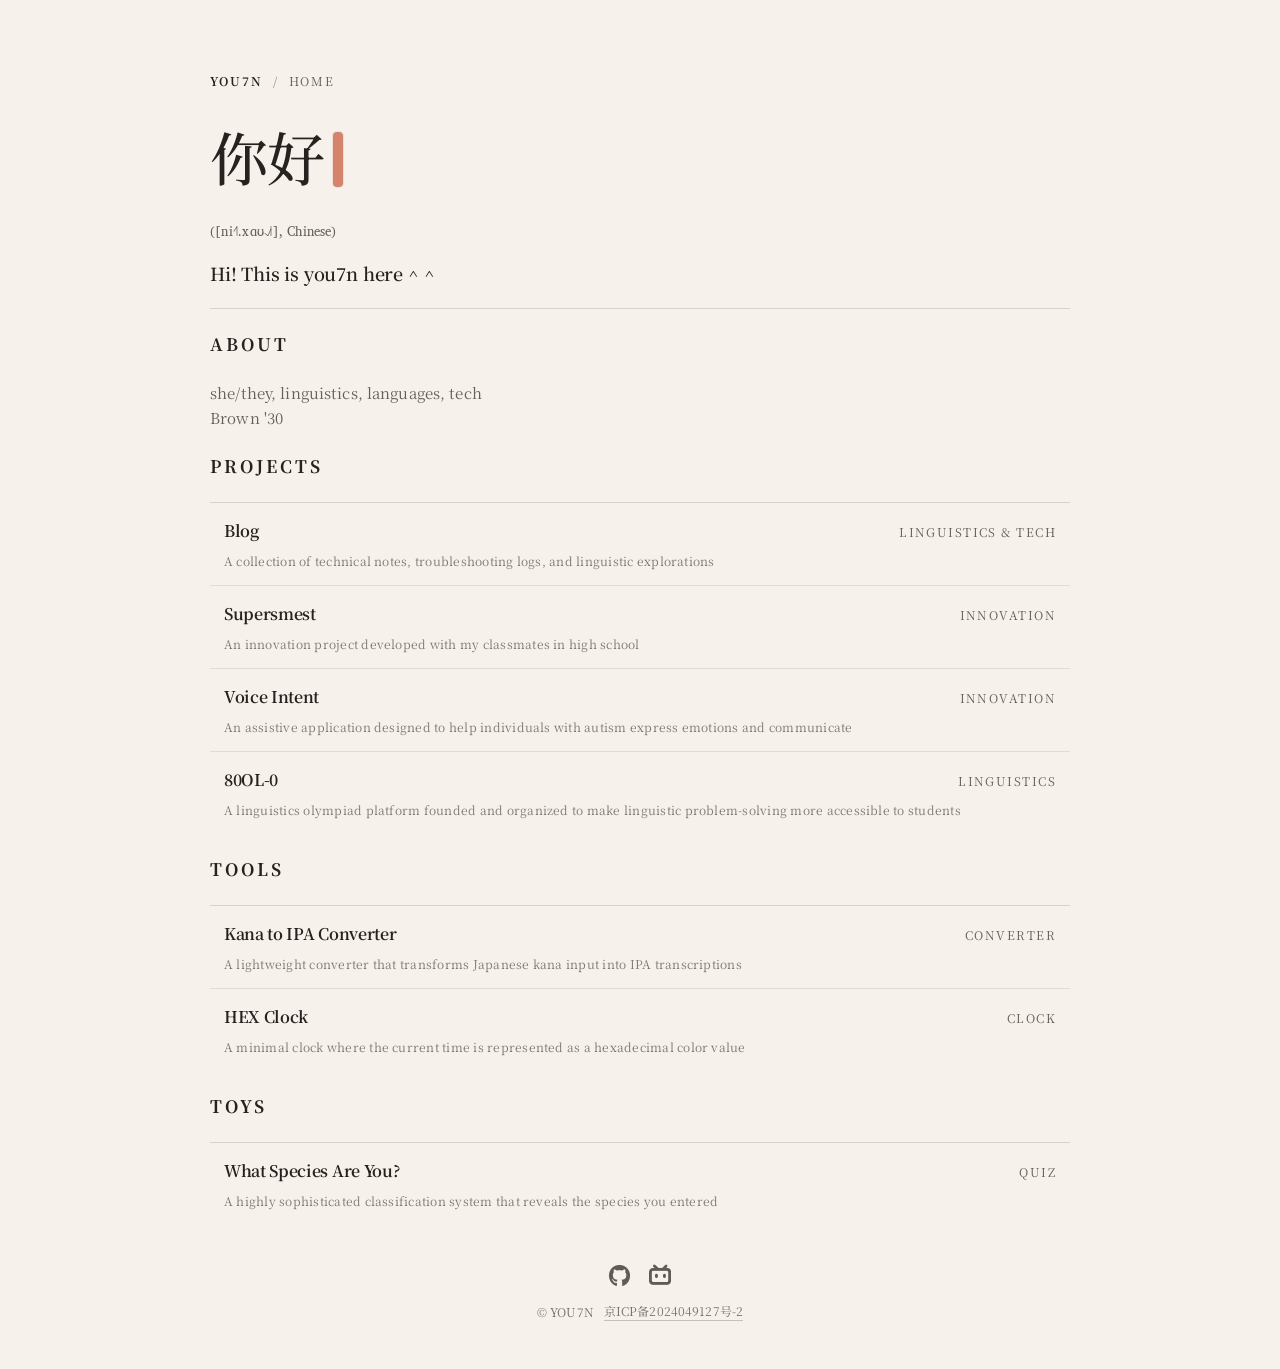
<file: index.html>
<!DOCTYPE html>
<html lang="en">
<head>
    <meta charset="UTF-8">
    <meta name="viewport" content="width=device-width, initial-scale=1.0">
    <meta name="theme-color" content="#f6f1ea">
    <title>YOU7N</title>
    <link rel="stylesheet" href="styles.css">
    <link rel="preconnect" href="https://fonts.googleapis.com">
    <link rel="preconnect" href="https://fonts.gstatic.com" crossorigin>
    <link href="https://fonts.cdnfonts.com/css/cmu-serif" rel="stylesheet">
    <link href="https://fonts.googleapis.com/css2?family=Charis+SIL:wght@400;700&display=swap" rel="stylesheet">
    <link href="https://fonts.googleapis.com/css2?family=Noto+Serif+SC:wght@400;600&display=swap" rel="stylesheet">
    <link rel="stylesheet" href="https://cdnjs.cloudflare.com/ajax/libs/font-awesome/6.0.0-beta3/css/all.min.css">
    <link rel="shortcut icon" href="favicon.ico" />
    <link rel="apple-touch-icon" href="apple-touch-icon.png">
</head>
<body>
    <main class="page">
        <header class="hero">
            <div class="hero__kicker">
                <span class="hero__mark">YOU7N</span>
                <span class="hero__slash">/</span>
                <span class="hero__muted">home</span>
            </div>

            <div class="hero__hello" aria-live="polite">
                <span id="welcome-text" class="typewriter"><span class="typewriter__text"></span></span>
                <span class="cursor" aria-hidden="true"></span>
            </div>

            <div id="language-text" class="hero__ipa"></div>

            <div class="hero__copy">
                <div class="hero__tagline">Hi! This is you7n here ^ ^</div>
            </div>

        </header>

        <section class="panel" aria-label="About">
            <div class="panel__head">
                <h2 class="panel__title">About</h2>
            </div>
            <p class="panel__text">
                she/they, linguistics, languages, tech
                <br>
                Brown '30
            </p>
        </section>

        <section class="panel" aria-label="Projects">
            <div class="panel__head">
                <h2 class="panel__title">Projects</h2>
            </div>

            <div class="cards" role="list">
                <a class="card" role="listitem" href="https://blog.you7n.com" target="_blank" rel="noopener noreferrer">
                    <div class="card__row">
                        <div class="card__title">Blog</div>
                        <div class="card__tag">Linguistics & Tech</div>
                    </div>
                    <div class="card__foot">A collection of technical notes, troubleshooting logs, and linguistic explorations</div>
                </a>

                <a class="card" role="listitem" href="http://supersmest.you7n.com" target="_blank" rel="noopener noreferrer">
                    <div class="card__row">
                        <div class="card__title">Supersmest</div>
                        <div class="card__tag">Innovation</div>
                    </div>
                    <div class="card__foot">An innovation project developed with my classmates in high school</div>
                </a>

                <a class="card" role="listitem" href="https://voice-intent.you7n.com" target="_blank" rel="noopener noreferrer">
                    <div class="card__row">
                        <div class="card__title">Voice Intent</div>
                        <div class="card__tag">Innovation</div>
                    </div>
                    <div class="card__foot">An assistive application designed to help individuals with autism express emotions and communicate</div>
                </a>

                <a class="card" role="listitem" href="https://80ol.you7n.com" target="_blank" rel="noopener noreferrer">
                    <div class="card__row">
                        <div class="card__title">80OL-0</div>
                        <div class="card__tag">Linguistics</div>
                    </div>
                    <div class="card__foot">A linguistics olympiad platform founded and organized to make linguistic problem-solving more accessible to students</div>
                </a>

            </div>
        </section>

        <section class="panel" aria-label="Tools">
            <div class="panel__head">
                <h2 class="panel__title">Tools</h2>
            </div>

            <div class="cards" role="list">
                <a class="card" role="listitem" href="/kana2IPA">
                    <div class="card__row">
                        <div class="card__title">Kana to IPA Converter</div>
                        <div class="card__tag">Converter</div>
                    </div>
                    <div class="card__foot">A lightweight converter that transforms Japanese kana input into IPA transcriptions</div>
                </a>

                <a class="card" role="listitem" href="https://hex.you7n.com" target="_blank" rel="noopener noreferrer">
                    <div class="card__row">
                        <div class="card__title">HEX Clock</div>
                        <div class="card__tag">Clock</div>
                    </div>
                    <div class="card__foot">A minimal clock where the current time is represented as a hexadecimal color value</div>
                </a>
            </div>
        </section>

        <section class="panel" aria-label="Toys">
            <div class="panel__head">
                <h2 class="panel__title">Toys</h2>
            </div>

            <div class="cards" role="list">
                <a class="card" role="listitem" href="/speciesDetect">
                    <div class="card__row">
                        <div class="card__title">What Species Are You?</div>
                        <div class="card__tag">Quiz</div>
                    </div>
                    <div class="card__foot">A highly sophisticated classification system that reveals the species you entered</div>
                </a>
            </div>
        </section>

        <footer class="footer">
            <div class="footer__social">
                <a href="https://github.com/MickeyYQA" target="_blank" rel="noopener noreferrer" class="social-icon" aria-label="GitHub">
                    <i class="fab fa-github"></i>
                </a>
                <a href="https://space.bilibili.com/513685692" target="_blank" rel="noopener noreferrer" class="social-icon" aria-label="Bilibili">
                    <i class="fab fa-bilibili"></i>
                </a>
            </div>
            <div class="footer__legal">
                <span>&copy; YOU7N</span>
                <a href="https://beian.miit.gov.cn/" target="_blank" rel="noopener noreferrer" class="no-style">京ICP备2024049127号-2</a>
            </div>
        </footer>
    </main>

    <script src="script.js" defer></script>
</body>
</html>
</file>
<file: styles.css>
:root {
    --paper: #f6f1ea;
    --paper-2: #efe7dd;
    --ink: rgba(23, 20, 18, 0.94);
    --muted: rgba(23, 20, 18, 0.66);
    --dim: rgba(23, 20, 18, 0.52);
    --line: rgba(23, 20, 18, 0.14);
    --line-2: rgba(23, 20, 18, 0.09);
    --accent: #c65a3c;
    --accent-2: #e0a15a;
    --radius: 22px;
}

*,
*::before,
*::after {
    box-sizing: border-box;
}

@font-face {
    font-family: "YOU7N Japanese";
    src: url("fonts/japanese.otf") format("opentype");
    font-display: swap;
}

html,
body {
    height: 100%;
}

body {
    margin: 0;
    color: var(--ink);
    background: var(--paper);
    font-family: "CMU Serif", "Noto Serif SC", ui-serif, Georgia, "Times New Roman", serif;
    letter-spacing: 0.008em;
    overflow-x: hidden;
}

body::before {
    content: "";
    position: fixed;
    inset: 0;
    pointer-events: none;
    background: transparent;
    opacity: 1;
}

body::after {
    content: "";
    position: fixed;
    inset: -40px;
    pointer-events: none;
    background-image: radial-gradient(rgba(23, 20, 18, 0.04) 0.6px, transparent 0.6px);
    background-size: 14px 14px;
    opacity: 0.13;
    transform: rotate(-1deg);
}

.page {
    min-height: 100%;
    width: min(860px, calc(100% - 44px));
    margin: 0 auto;
    padding: 56px 0 48px;
}

.hero {
    position: relative;
    padding: 0 0 22px;
    border-bottom: 1px solid var(--line);
    overflow: hidden;
}

.hero::before {
    content: none;
}

.hero > * {
    position: relative;
    z-index: 1;
}

.hero__kicker {
    display: flex;
    align-items: baseline;
    gap: 10px;
    font-size: 12px;
    letter-spacing: 0.16em;
    text-transform: uppercase;
    color: var(--muted);
}

.hero__mark {
    color: var(--ink);
    font-weight: 650;
}

.hero__slash {
    color: var(--dim);
}

.hero__muted {
    color: var(--muted);
}

.hero__hello {
    margin-top: 18px;
    display: inline-flex;
    align-items: center;
    gap: 8px;
    font-weight: 650;
    font-size: clamp(34px, 5vw, 58px);
    line-height: 1.02;
    letter-spacing: -0.04em;
    height: 1.7em;
}

.hero__hello.is-rtl {
    flex-direction: row-reverse;
}

.typewriter {
    display: inline-grid;
    align-items: center;
    height: 1.7em;
}

.typewriter::before,
.typewriter__text {
    grid-area: 1 / 1;
}

.typewriter::before {
    content: "\00a0";
    visibility: hidden;
}

.typewriter.lang-zh {
    font-family: "STZhongsong", "Songti SC", "Noto Serif SC", ui-serif, Georgia, serif;
    font-weight: 500;
    letter-spacing: -0.01em;
}

.typewriter.lang-ja {
    font-family: "YOU7N Japanese", "Hiragino Mincho ProN", "Yu Mincho", "Source Han Serif JP", ui-serif, Georgia, serif;
    font-weight: 400;
    letter-spacing: -0.01em;
}

.typewriter.lang-rtl {
    direction: rtl;
    unicode-bidi: isolate;
    text-align: right;
}

.cursor {
    width: 10px;
    height: 0.95em;
    align-self: center;
    border-radius: 4px;
    background: rgba(198, 90, 60, 0.72);
    box-shadow: 0 0 0 1px rgba(198, 90, 60, 0.12);
    transform: translateY(3px);
    animation: cursorBlink 0.78s steps(1, end) infinite;
}

.hero__ipa {
    margin-top: 14px;
    font-family: "Charis SIL", "CMU Serif", "Noto Serif SC", ui-serif, Georgia, "Times New Roman", serif;
    font-size: 13px;
    letter-spacing: 0.015em;
    color: var(--muted);
    min-height: 1.35em;
    max-width: 60ch;
    white-space: nowrap;
    overflow: hidden;
    text-overflow: ellipsis;
}


.hero__copy {
    margin-top: 18px;
    display: grid;
    gap: 8px;
}

.hero__tagline {
    font-size: 18px;
    color: var(--ink);
    font-weight: 560;
    letter-spacing: -0.01em;
}

.hero__sub {
    font-size: 14px;
    color: var(--muted);
}

.hero__quick {
    margin-top: 18px;
    display: flex;
    flex-wrap: wrap;
    gap: 10px;
}

.pill {
    text-decoration: none;
    color: var(--ink);
    font-size: 14px;
    font-weight: 600;
    letter-spacing: 0.01em;
    padding: 10px 14px;
    border-radius: 999px;
    border: 1px solid var(--line);
    background: rgba(255, 252, 247, 0.55);
    transition: border-color 180ms ease, background 180ms ease;
}

.pill:hover {
    border-color: rgba(23, 20, 18, 0.22);
    background: rgba(255, 252, 247, 0.68);
}

.pill:focus-visible {
    outline: 3px solid rgba(198, 90, 60, 0.18);
    outline-offset: 2px;
}

.panel {
    border: 0;
    border-radius: 0;
    background: transparent;
    padding: 22px 0 0;
}

.panel__head {
    display: grid;
    gap: 6px;
    margin-bottom: 18px;
    padding-bottom: 6px;
}

.panel__title {
    font-weight: 700;
    letter-spacing: 0.18em;
    text-transform: uppercase;
    font-size: 17px;
    margin: 0;
}

.panel__text {
    margin: 0;
    color: var(--muted);
    font-size: 15px;
    line-height: 1.7;
    max-width: 64ch;
}

.cards {
    display: grid;
    grid-template-columns: 1fr;
    gap: 0;
    border-top: 1px solid var(--line);
}

.card {
    grid-column: span 1;
    position: relative;
    text-decoration: none;
    color: var(--ink);
    padding: 16px 14px;
    border-radius: 0;
    border: 0;
    background: transparent;
    overflow: hidden;
    transition: color 160ms ease;
}

.card:hover {
    background: rgba(23, 20, 18, 0.04);
}

.card > * {
    position: relative;
    z-index: 1;
}

.card:focus-visible {
    outline: 3px solid rgba(198, 90, 60, 0.18);
    outline-offset: 2px;
}

.card__row {
    display: grid;
    grid-template-columns: 1fr auto;
    align-items: baseline;
    gap: 12px;
}

.card__title {
    font-weight: 640;
    letter-spacing: -0.02em;
    text-transform: none;
    font-size: 16px;
}

.card__tag {
    font-size: 12px;
    color: var(--muted);
    letter-spacing: 0.12em;
    text-transform: uppercase;
    white-space: nowrap;
}

.card__foot {
    margin-top: 10px;
    font-size: 12px;
    color: rgba(23, 20, 18, 0.55);
    letter-spacing: 0.02em;
}

.card + .card {
    border-top: 1px solid var(--line-2);
}

.footer {
    margin-top: 6px;
    padding: 28px 0 0;
    display: grid;
    gap: 12px;
    justify-items: center;
}

.footer__social {
    display: flex;
    gap: 18px;
    align-items: center;
}

.social-icon {
    font-size: 22px;
    color: rgba(23, 20, 18, 0.68);
    text-decoration: none;
    transition: color 180ms ease;
}

.social-icon:hover {
    color: rgba(23, 20, 18, 0.9);
}

.social-icon:focus-visible {
    outline: 3px solid rgba(198, 90, 60, 0.25);
    outline-offset: 2px;
    border-radius: 10px;
}

.footer__legal {
    display: flex;
    flex-wrap: wrap;
    gap: 10px;
    align-items: center;
    justify-content: center;
    font-size: 12px;
    color: rgba(23, 20, 18, 0.58);
}

.no-style {
    color: inherit;
    text-decoration: none;
    border-bottom: 1px solid rgba(23, 20, 18, 0.22);
    padding-bottom: 1px;
    transition: border-color 180ms ease, color 180ms ease;
}

.no-style:hover {
    color: rgba(23, 20, 18, 0.86);
    border-color: rgba(198, 90, 60, 0.5);
}

.pill--button {
    font: inherit;
    cursor: pointer;
}

.tool__title {
    margin-top: 18px;
    font-size: clamp(28px, 4vw, 44px);
    font-weight: 650;
    letter-spacing: -0.03em;
}

.tool--jp .tool__title {
    font-family: "YOU7N Japanese", "Hiragino Mincho ProN", "Yu Mincho", "Noto Serif JP", serif;
}

.tool__subtitle {
    margin-top: 8px;
    color: var(--muted);
    font-size: 14px;
}

.tool-panel {
    padding-top: 26px;
}

.tool-grid {
    display: grid;
    gap: 14px;
    border-top: 1px solid var(--line);
    padding-top: 18px;
}

.field {
    display: grid;
    gap: 8px;
}

.field__label {
    font-size: 12px;
    letter-spacing: 0.12em;
    text-transform: uppercase;
    color: var(--muted);
}

.tool-grid textarea {
    width: 100%;
    resize: vertical;
    min-height: 120px;
    padding: 12px 12px;
    border-radius: 12px;
    border: 1px solid var(--line);
    background: rgba(255, 252, 247, 0.55);
    color: var(--ink);
    font-family: "Charis SIL", "CMU Serif", "Noto Serif SC", ui-serif, Georgia, "Times New Roman", serif;
    font-size: 15px;
    line-height: 1.5;
}

.tool--jp #kanaInput,
.tool--jp #kanaInput::placeholder,
.tool--jp #RomajiOutput::placeholder,
.tool--jp #IPAoutput::placeholder {
    font-family: "YOU7N Japanese", "Hiragino Mincho ProN", "Yu Mincho", "Noto Serif JP", serif;
}

.tool-grid textarea:focus-visible {
    outline: 3px solid rgba(198, 90, 60, 0.18);
    outline-offset: 2px;
}

.tool-grid textarea[readonly] {
    background: rgba(255, 252, 247, 0.42);
}

.tool-actions {
    display: flex;
    justify-content: flex-start;
    padding: 4px 0;
}

.tool-action {
    min-width: 120px;
    justify-content: center;
}

.output-row {
    display: grid;
    gap: 14px;
}

@keyframes cursorBlink {
    0%,
    52% {
        opacity: 1;
    }
    53%,
    100% {
        opacity: 0;
    }
}

@media (min-width: 820px) {
    .page {
        padding-top: 72px;
    }

    .output-row {
        grid-template-columns: 1fr 1fr;
        align-items: start;
    }
}

@media (prefers-reduced-motion: reduce) {
    *,
    *::before,
    *::after {
        transition-duration: 0ms !important;
        animation-duration: 0ms !important;
        animation-iteration-count: 1 !important;
        scroll-behavior: auto !important;
    }
}
</file>
